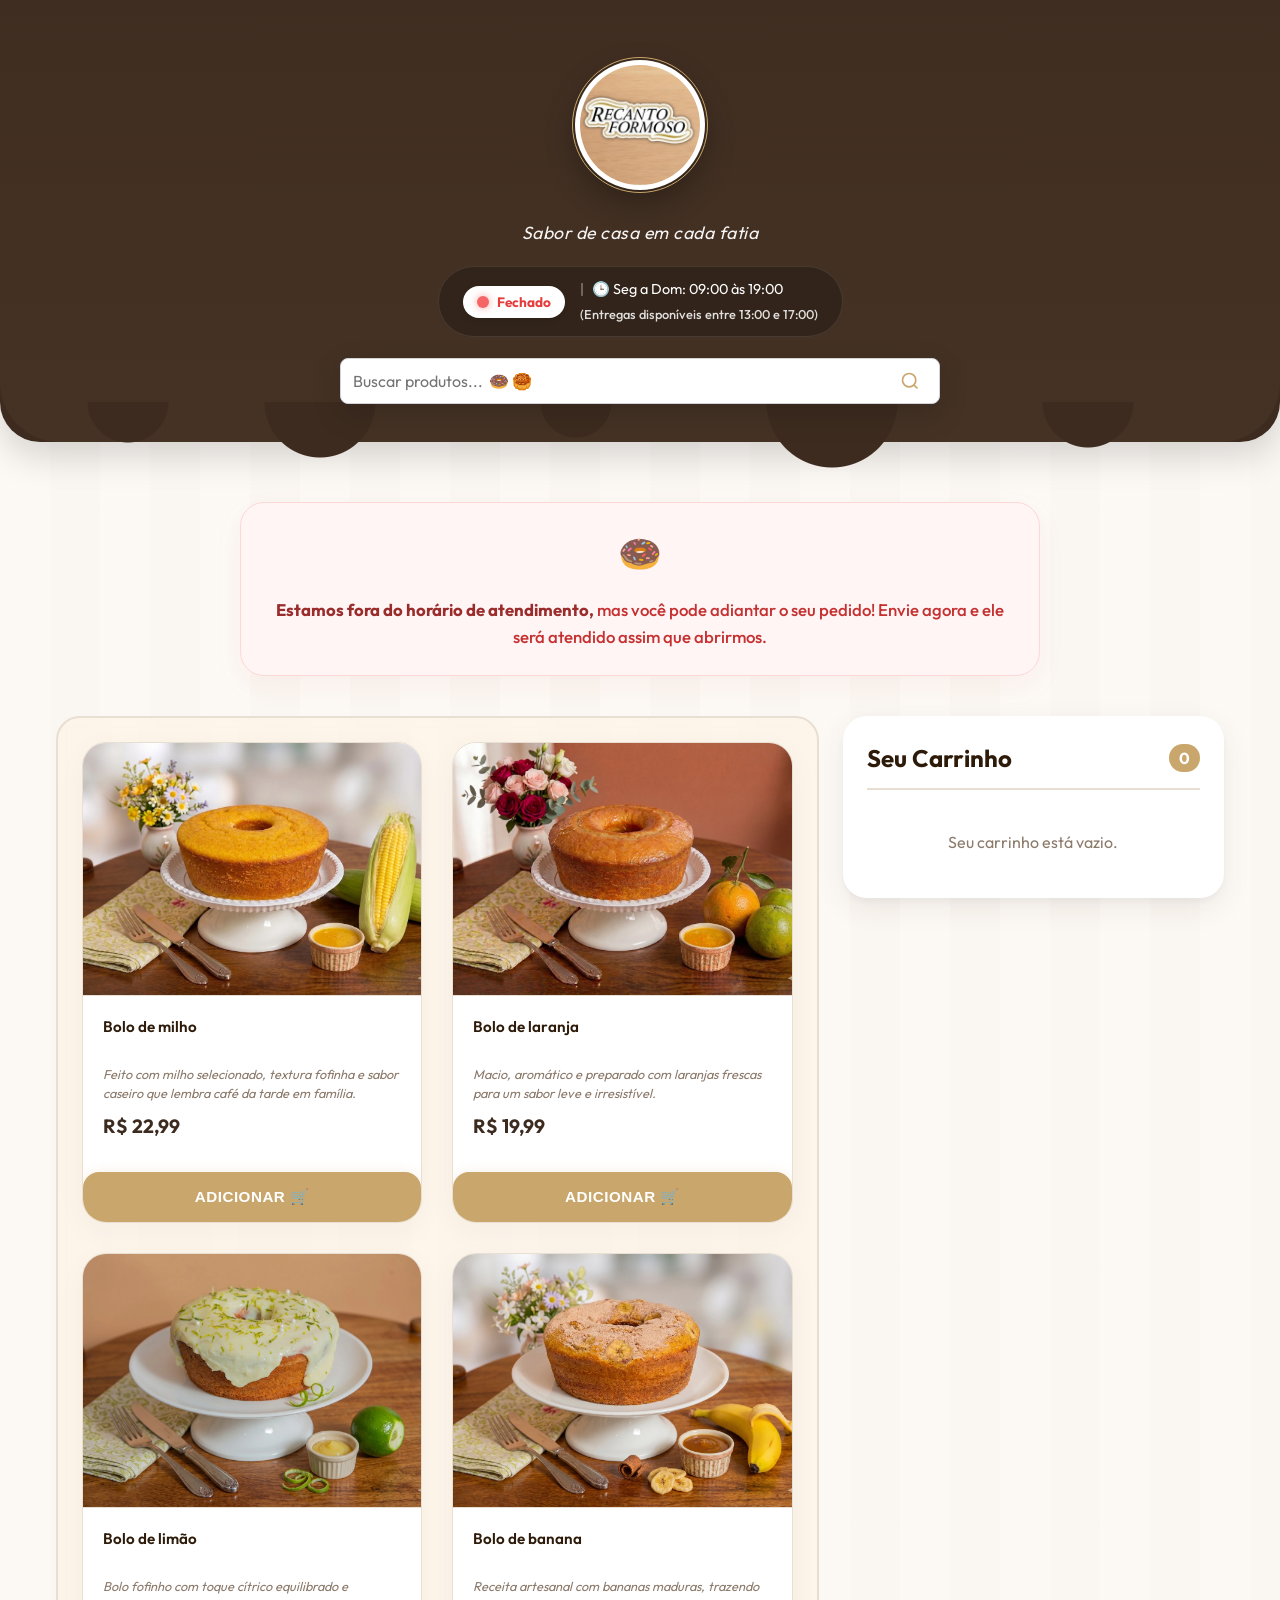
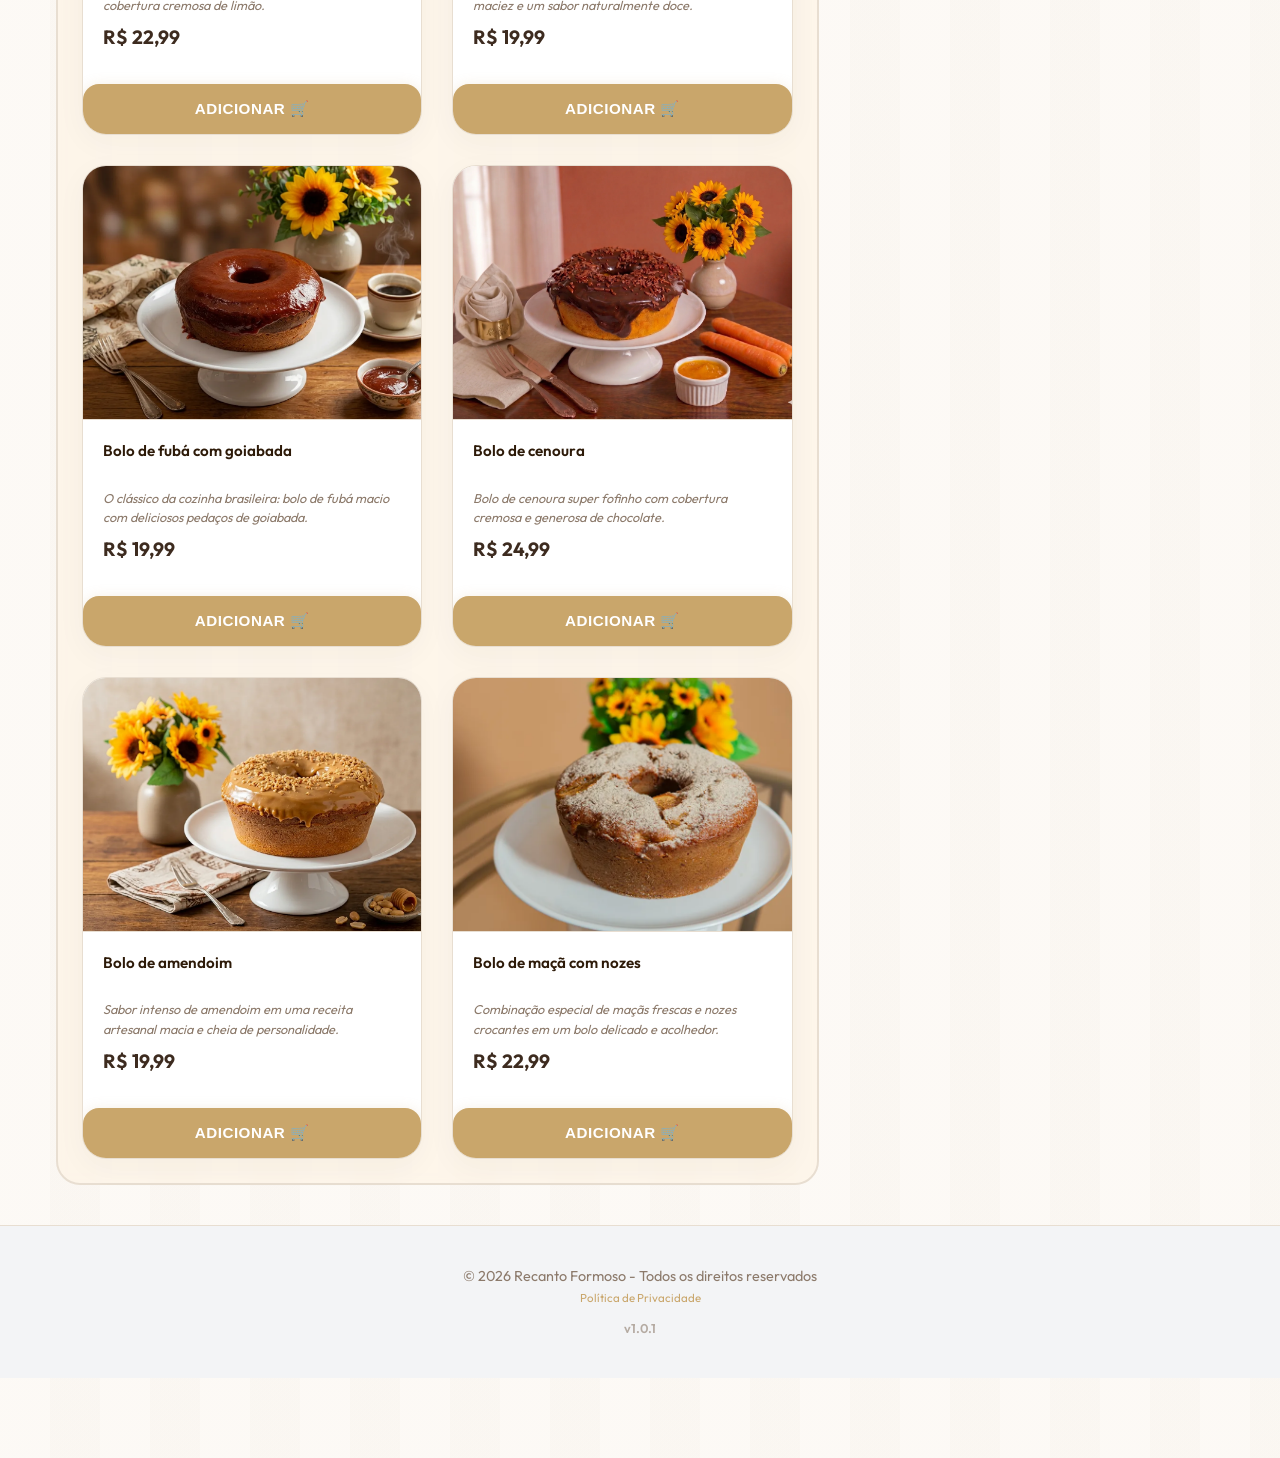
<file: index.html>
<!DOCTYPE html>
<html lang="pt-BR">

<head>
    <meta charset="UTF-8">
    <meta name="viewport" content="width=device-width, initial-scale=1.0">
    <title>Recanto Formoso | Bolos Artesanais e Caseiros com Entrega</title>
    <meta name="description"
        content="Encomende os melhores bolos artesanais e caseiros de Taubaté no Recanto Formoso. Bolos frescos, receitas de família e entrega rápida em Taubaté e região. Peça pelo WhatsApp!">
    <meta name="keywords"
        content="bolos taubaté, bolo caseiro taubaté, entrega de bolos taubaté, recanto formoso, bolos artesanais">
    <link rel="icon" type="image/webp" href="./favicon-96x96.webp" sizes="96x96" />
    <link rel="shortcut icon" href="./favicon.ico" />
    <link rel="apple-touch-icon" sizes="180x180" href="./apple-touch-icon.webp" />
    <meta name="apple-mobile-web-app-title" content="Recanto Formoso" />
    <meta name="mobile-web-app-capable" content="yes">
    <meta name="apple-mobile-web-app-capable" content="yes">
    <meta name="apple-mobile-web-app-status-bar-style" content="black-translucent">
    <meta name="theme-color" content="#4a3728">
    <link rel="canonical" href="https://bolos.recantoformoso.com/" />

    <!-- Open Graph / Facebook -->
    <meta property="og:type" content="website">
    <meta property="og:url" content="https://bolos.recantoformoso.com/">
    <meta property="og:title" content="Recanto Formoso | Bolos Artesanais">
    <meta property="og:description"
        content="Encomende os melhores bolos artesanais e caseiros de Taubaté. Peça pelo nosso aplicativo!">
    <meta property="og:image" content="https://bolos.recantoformoso.com/imgs/logo-recanto-fundo-out.webp">

    <!-- Twitter -->
    <meta property="twitter:card" content="summary_large_image">
    <meta property="twitter:url" content="https://bolos.recantoformoso.com/">
    <meta property="twitter:title" content="Recanto Formoso | Bolos Artesanais">
    <meta property="twitter:description"
        content="Encomende os melhores bolos artesanais e caseiros de Taubaté. Peça pelo nosso aplicativo!">
    <meta property="twitter:image" content="https://bolos.recantoformoso.com/imgs/logo-recanto-fundo-out.webp">

    <link rel="manifest" href="manifest.json" />
    <link rel="stylesheet" href="style.css?v=1.0.1">
    <link rel="preconnect" href="https://fonts.googleapis.com">
    <link rel="preconnect" href="https://fonts.gstatic.com" crossorigin>
    <link href="https://fonts.googleapis.com/css2?family=Outfit:wght@300;400;600;700&display=swap" rel="stylesheet">

    <!-- JSON-LD Structured Data for Local SEO -->
    <script type="application/ld+json">
    {
      "@context": "https://schema.org",
      "@type": "Bakery",
      "name": "Recanto Formoso",
      "image": "imgs/logo-recanto-fundo-out.webp",
      "@id": "https://bolos.recantoformoso.com/",
      "url": "https://bolos.recantoformoso.com/",
      "telephone": "+5512992595613",
      "priceRange": "$",
      "address": {
        "@type": "PostalAddress",
        "streetAddress": "Recanto Formoso",
        "addressLocality": "Taubaté",
        "addressRegion": "SP",
        "addressCountry": "BR"
      },
      "openingHoursSpecification": {
        "@type": "OpeningHoursSpecification",
        "dayOfWeek": [
          "Monday", "Tuesday", "Wednesday", "Thursday", "Friday", "Saturday", "Sunday"
        ],
        "opens": "09:00",
        "closes": "19:00"
      },
      "areaServed": [
        {
          "@type": "City",
          "name": "Taubaté"
        },
        {
          "@type": "City",
          "name": "Tremembé"
        },
        {
          "@type": "City",
          "name": "Pindamonhangaba"
        }
      ]
    }
    </script>
</head>

<body>

    <!-- Header / Banner -->
    <header class="store-header">
        <div class="header-overlay"></div>
        <div class="header-content">
            <img src="imgs/logo.jpeg" alt="Recanto Formoso" class="store-logo">
            <h1 class="store-name hidden">Recanto Formoso</h1>
            <p class="store-subtitle">Sabor de casa em cada fatia</p>
            <div class="store-info">
                <div id="store-status" class="status-badge">
                    <span class="status-dot"></span>
                    <span class="status-text">Fechado</span>
                </div>
                <div class="opening-details">
                    <span class="opening-hours"><span class="hours-sep">|</span> 🕒 Seg a Dom: 09:00 às 19:00</span>
                    <span class="delivery-info">(Entregas disponíveis entre 13:00 e 17:00)</span>
                </div>
            </div>

            <!-- Search Bar -->
            <div class="search-container">
                <input type="text" id="product-search" placeholder="Buscar produtos...  🍩 🥮" onkeyup="filterMenu()">
                <svg class="search-icon" viewBox="0 0 24 24" width="20" height="20" stroke="currentColor"
                    stroke-width="2" fill="none">
                    <circle cx="11" cy="11" r="8"></circle>
                    <line x1="21" y1="21" x2="16.65" y2="16.65"></line>
                </svg>
            </div>
        </div>
    </header>

    <!-- Category Nav Bar -->
    <nav class="category-nav" id="category-nav">
        <!-- Categories will be injected here -->
    </nav>

    <!-- Out of hours banner -->
    <div id="closed-banner" class="closed-banner hidden">
        <div class="banner-content">
            <div class="banner-header-icon">🍩</div>
            <p><strong>Estamos fora do horário de atendimento,</strong> mas você pode adiantar o seu pedido! Envie agora
                e ele será atendido assim que abrirmos.</p>
        </div>
    </div>

    <!-- Main Container -->
    <main class="container">
        <!-- Menu Section -->
        <section class="menu-section" id="menu-section">
            <!-- Categories will be injected here -->
        </section>

        <!-- Cart Section -->
        <section class="cart-section">
            <div class="cart-header">
                <h2>Seu Carrinho</h2>
                <span id="cart-count" class="cart-badge">0</span>
            </div>

            <div id="cart-items" class="cart-items">
                <p class="empty-cart-msg">Seu carrinho está vazio.</p>
            </div>

            <div class="cart-summary hidden" id="cart-summary">
                <div class="cart-row">
                    <span>Subtotal:</span>
                    <span id="subtotal-price">R$ 0,00</span>
                </div>
                <div class="cart-row" id="delivery-fee-row">
                    <span>Taxa de Entrega:</span>
                    <span id="delivery-fee-value">R$ 0,00</span>
                </div>
                <div class="cart-total">
                    <span>Total:</span>
                    <span id="total-price">R$ 0,00</span>
                </div>

                <div class="checkout-form">
                    <h3>Finalizar Pedido</h3>

                    <div class="form-group">
                        <label for="customer-name">Seu Nome</label>
                        <input type="text" id="customer-name" placeholder="Ex: João Silva" required>
                    </div>

                    <div class="form-group">
                        <label>Tipo de Entrega</label>
                        <div class="delivery-options">
                            <label class="radio-label">
                                <input type="radio" name="delivery-type" value="entrega" onchange="toggleAddress()">
                                Entregar em Casa
                            </label>
                            <label class="radio-label">
                                <input type="radio" name="delivery-type" value="retirada" checked
                                    onchange="toggleAddress()">
                                Retirar na Loja
                            </label>
                        </div>
                    </div>

                    <div class="form-group" id="address-group">
                        <label for="customer-address">Endereço de Entrega</label>
                        <input type="text" id="customer-address" placeholder="Rua, Número, Bairro">
                    </div>

                    <div class="form-group">
                        <label for="order-notes">Observações (opcional)</label>
                        <textarea id="order-notes" rows="2"
                            placeholder="Ex: Troco para 50, sem açúcar no suco..."></textarea>
                    </div>

                    <button class="btn-primary" id="btn-checkout" onclick="sendToWhatsApp()">
                        <svg viewBox="0 0 24 24" width="24" height="24" stroke="currentColor" stroke-width="2"
                            fill="none" stroke-linecap="round" stroke-linejoin="round">
                            <path
                                d="M22 16.92v3a2 2 0 0 1-2.18 2 19.79 19.79 0 0 1-8.63-3.07 19.5 19.5 0 0 1-6-6 19.79 19.79 0 0 1-3.07-8.67A2 2 0 0 1 4.11 2h3a2 2 0 0 1 2 1.72 12.84 12.84 0 0 0 .7 2.81 2 2 0 0 1-.45 2.11L8.09 9.91a16 16 0 0 0 6 6l1.27-1.27a2 2 0 0 1 2.11-.45 12.84 12.84 0 0 0 2.81.7A2 2 0 0 1 22 16.92z">
                            </path>
                        </svg>
                        Enviar pedido pelo WhatsApp
                    </button>
                </div>
            </div>
        </section>
    </main>

    <!-- Floating Cart Button for Mobile -->
    <button class="floating-cart" id="floating-cart" onclick="scrollToCart()">
        <div class="floating-cart-content">
            <span class="floating-cart-icon">🛒</span>
            <div class="floating-cart-info">
                <span class="floating-cart-text">Ver Carrinho</span>
                <span class="floating-cart-details">
                    <span id="floating-cart-count">0</span> itens • <span id="floating-cart-total">R$ 0,00</span>
                </span>
            </div>
        </div>
    </button>

    <footer class="main-footer">
        <p>&copy; 2026 Recanto Formoso - Todos os direitos reservados</p>
        <p><a href="privacidade.html" style="color: #c9a66b; text-decoration: none; font-size: 0.8em;">Política de
                Privacidade</a></p>
        <p class="app-version">v<span id="app-version-val">0.0.0</span></p>
    </footer>

    <script src="data.js?v=1.0.1"></script>
    <script src="app.js?v=1.0.1"></script>
</body>

</html>
</file>
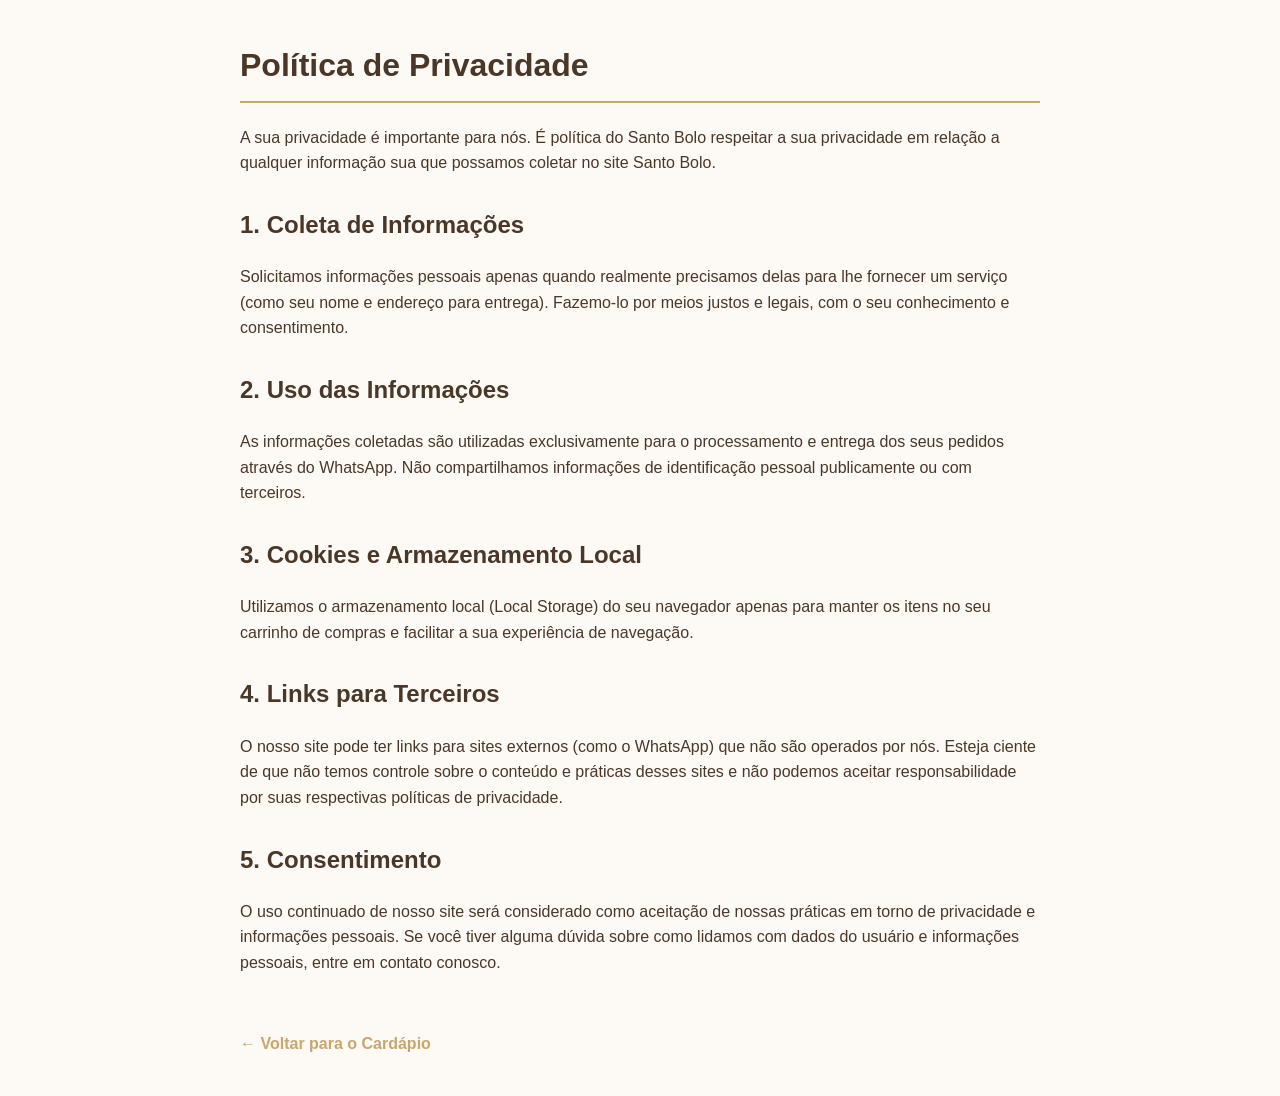
<file: privacidade.html>
<!DOCTYPE html>
<html lang="pt-BR">
<head>
    <meta charset="UTF-8">
    <meta name="viewport" content="width=device-width, initial-scale=1.0">
    <title>Política de Privacidade | Santo Bolo</title>
    <meta name="description" content="Leia a Política de Privacidade do Santo Bolo (Recanto Formoso). Saiba como lidamos com seus dados e garantimos sua segurança ao pedir nossos bolos artesanais em Taubaté.">
    <link rel="canonical" href="https://bolos.recantoformoso.com/privacidade.html" />
    
    <!-- Open Graph -->
    <meta property="og:type" content="website">
    <meta property="og:url" content="https://bolos.recantoformoso.com/privacidade.html">
    <meta property="og:title" content="Política de Privacidade | Santo Bolo">
    <meta property="og:description" content="Saiba como protegemos seus dados no Santo Bolo Taubaté.">
    <meta property="og:image" content="https://bolos.recantoformoso.com/imgs/logo-recanto-fundo-out.png">

    <style>
        body { font-family: 'Outfit', sans-serif; line-height: 1.6; color: #4a3728; max-width: 800px; margin: 40px auto; padding: 0 20px; background-color: #fdfaf6; }
        h1 { color: #4a3728; border-bottom: 2px solid #c9a66b; padding-bottom: 10px; }
        h2 { color: #4a3728; margin-top: 30px; }
        p { margin-bottom: 15px; }
        .back-link { display: inline-block; margin-top: 40px; color: #c9a66b; text-decoration: none; font-weight: bold; }
    </style>
</head>
<body>
    <h1>Política de Privacidade</h1>
    <p>A sua privacidade é importante para nós. É política do Santo Bolo respeitar a sua privacidade em relação a qualquer informação sua que possamos coletar no site Santo Bolo.</p>
    
    <h2>1. Coleta de Informações</h2>
    <p>Solicitamos informações pessoais apenas quando realmente precisamos delas para lhe fornecer um serviço (como seu nome e endereço para entrega). Fazemo-lo por meios justos e legais, com o seu conhecimento e consentimento.</p>
    
    <h2>2. Uso das Informações</h2>
    <p>As informações coletadas são utilizadas exclusivamente para o processamento e entrega dos seus pedidos através do WhatsApp. Não compartilhamos informações de identificação pessoal publicamente ou com terceiros.</p>
    
    <h2>3. Cookies e Armazenamento Local</h2>
    <p>Utilizamos o armazenamento local (Local Storage) do seu navegador apenas para manter os itens no seu carrinho de compras e facilitar a sua experiência de navegação.</p>
    
    <h2>4. Links para Terceiros</h2>
    <p>O nosso site pode ter links para sites externos (como o WhatsApp) que não são operados por nós. Esteja ciente de que não temos controle sobre o conteúdo e práticas desses sites e não podemos aceitar responsabilidade por suas respectivas políticas de privacidade.</p>
    
    <h2>5. Consentimento</h2>
    <p>O uso continuado de nosso site será considerado como aceitação de nossas práticas em torno de privacidade e informações pessoais. Se você tiver alguma dúvida sobre como lidamos com dados do usuário e informações pessoais, entre em contato conosco.</p>

    <a href="index.html" class="back-link">← Voltar para o Cardápio</a>
</body>
</html>
</file>
<file: style.css>
:root {
    --primary: #3d2b1f;
    /* Marrom Chocolate Intenso */
    --primary-light: #4a3728;
    --accent: #c9a66b;
    /* Dourado Logo */
    --accent-light: #dfc18d;
    --bg-color: #faf7f2;
    /* Creme suave */
    --card-bg: #ffffff;
    --text-main: #2d1a08;
    --text-muted: #8c7a6b;
    --success: #27ae60;
    --danger: #e74c3c;
    --border: #e8ded1;
    --shadow: 0 10px 30px rgba(61, 43, 31, 0.08), 0 4px 8px rgba(61, 43, 31, 0.04);
    --border-radius: 24px;
}

/* Simulação de textura de madeira */
.wood-texture {
    background-color: #fdfaf6;
    background-image:
        repeating-linear-gradient(90deg, transparent, transparent 50px, rgba(210, 193, 174, 0.1) 50px, rgba(210, 193, 174, 0.1) 100px),
        linear-gradient(rgba(255, 255, 255, 0.5), rgba(255, 255, 255, 0.5));
}

* {
    margin: 0;
    padding: 0;
    box-sizing: border-box;
}

body {
    font-family: 'Outfit', sans-serif;
    background-color: var(--bg-color);
    background-image:
        repeating-linear-gradient(90deg, transparent, transparent 50px, rgba(210, 193, 174, 0.05) 50px, rgba(210, 193, 174, 0.05) 100px),
        linear-gradient(rgba(253, 250, 246, 0.8), rgba(253, 250, 246, 0.8));
    color: var(--text-main);
    line-height: 1.5;
    padding-bottom: 80px;
    /* space for mobile floating cart */
}

/* Header */
.store-header {
    position: relative;
    background: #4a3728;
    padding: 60px 20px 120px 20px;
    text-align: center;
    color: white;
    border-bottom-left-radius: 60px;
    border-bottom-right-radius: 60px;
    box-shadow: 0 15px 35px rgba(0, 0, 0, 0.2);
    margin-bottom: 80px;
    overflow: visible;
}

/* Efeito Chocolate Pingando Mais Orgânico */
.store-header::after {
    content: "";
    position: absolute;
    bottom: -40px;
    left: 0;
    width: 100%;
    height: 80px;
    background-image:
        radial-gradient(circle at 10% 0%, var(--primary) 40px, transparent 41px),
        radial-gradient(circle at 25% 0%, var(--primary) 55px, transparent 56px),
        radial-gradient(circle at 45% 0%, var(--primary) 35px, transparent 36px),
        radial-gradient(circle at 65% 0%, var(--primary) 65px, transparent 66px),
        radial-gradient(circle at 85% 0%, var(--primary) 45px, transparent 46px);
    background-size: 100% 100%;
    z-index: 1;
}

.header-content {
    position: relative;
    z-index: 2;
    max-width: 800px;
    margin: 0 auto;
}

.store-logo {
    width: 130px;
    height: 130px;
    aspect-ratio: 1 / 1;
    object-fit: cover;
    border-radius: 50%;
    border: 5px solid rgba(255, 255, 255, 0.2);
    margin-bottom: 24px;
    background: white;
    box-shadow: 0 12px 30px rgba(0, 0, 0, 0.3);
    transition: all 0.4s cubic-bezier(0.175, 0.885, 0.32, 1.275);
    outline: 1px solid var(--accent);
    outline-offset: 2px;
}

.store-logo:hover {
    transform: scale(1.08) rotate(5deg);
}

.store-name {
    font-size: 2.5rem;
    font-weight: 700;
    margin-bottom: 8px;
    text-shadow: 1px 1px 3px rgba(0, 0, 0, 0.2);
}

.store-subtitle {
    font-size: 1.1rem;
    font-weight: 400;
    opacity: 0.95;
    margin-bottom: 20px;
    letter-spacing: 0.5px;
    font-style: italic;
}

.store-header {
    position: relative;
    background: var(--primary);
    padding: 60px 20px 80px 20px;
    text-align: center;
    color: white;
    border-bottom-left-radius: 40px;
    border-bottom-right-radius: 40px;
    box-shadow: 0 15px 35px rgba(0, 0, 0, 0.15);
    margin-bottom: 60px;
    overflow: visible;
}

.header-overlay {
    position: absolute;
    top: 0;
    left: 0;
    width: 100%;
    height: 100%;
    background: linear-gradient(180deg, rgba(74, 55, 40, 0.2) 0%, rgba(74, 55, 40, 0.6) 100%);
    border-bottom-left-radius: 60px;
    border-bottom-right-radius: 60px;
    pointer-events: none;
}

.store-info {
    display: inline-flex;
    flex-direction: column;
    align-items: center;
    justify-content: center;
    gap: 8px;
    background: rgba(0, 0, 0, 0.25);
    padding: 12px 24px;
    border-radius: 20px;
    backdrop-filter: blur(12px);
    border: 1px solid rgba(255, 255, 255, 0.1);
    font-size: 0.9rem;
    margin-bottom: 25px;
}

.opening-details {
    display: flex;
    flex-direction: column;
    align-items: center;
    gap: 4px;
}

.hours-sep {
    display: none;
}

.delivery-info {
    display: block;
    font-size: 0.8rem;
    opacity: 0.85;
    font-weight: 500;
}

@media (min-width: 600px) {
    .store-info {
        flex-direction: row;
        border-radius: 100px;
        gap: 15px;
    }

    .opening-details {
        flex-direction: column;
        align-items: flex-start;
        text-align: left;
    }

    .hours-sep {
        display: inline;
        margin-right: 5px;
        opacity: 0.5;
    }
}

/* Search Container repositioned to float at the bottom center of header */
.search-container {
    position: absolute;
    bottom: -42px;
    left: 50%;
    transform: translateX(-50%);
    width: 92%;
    max-width: 600px;
    z-index: 10;
}

.search-container input {
    width: 100%;
    padding: 20px 60px 20px 32px; /* Taller field for better pill shape */
    border-radius: 999px;
    border: 2px solid var(--bg-color); /* Subtle border for definition */
    background: white;
    box-shadow: 0 10px 30px rgba(0, 0, 0, 0.15);
    font-size: 1rem;
    color: var(--text-main);
    outline: none;
    transition: all 0.3s ease;
}

.search-container input:focus {
    box-shadow: 0 10px 35px rgba(201, 166, 107, 0.3);
    transform: translateY(-2px);
    border-color: var(--accent);
}

.search-icon {
    position: absolute;
    right: 20px;
    top: 50%;
    transform: translateY(-50%);
    color: var(--accent);
}

.hidden {
    display: none !important;
}

/* Container Layout */
.container {
    max-width: 1200px;
    margin: 20px auto;
    padding: 0 16px;
    display: grid;
    grid-template-columns: 1fr;
    gap: 24px;
}

@media (min-width: 768px) {
    .container {
        grid-template-columns: 2fr 1fr;
        align-items: start;
    }
}

/* Menu Section */
.menu-section {
    background: rgba(254, 244, 229, 0.7);
    padding: 24px;
    border-radius: var(--border-radius);
    border: 2px solid var(--border);
    backdrop-filter: blur(5px);
}

.category-block {
    margin-bottom: 32px;
}

.category-title {
    font-size: 1.8rem;
    font-weight: 700;
    margin-bottom: 24px;
    color: var(--primary);
    display: flex;
    align-items: center;
    gap: 12px;
}

.category-title::after {
    content: "";
    flex: 1;
    height: 2px;
    background: linear-gradient(90deg, var(--accent) 0%, transparent 100%);
}

.product-grid {
    display: grid;
    grid-template-columns: 1fr;
    /* Default mobile is 1 col for impact */
    gap: 20px;
}

@media (min-width: 480px) {
    .product-grid {
        grid-template-columns: repeat(2, 1fr);
        gap: 16px;
    }
}

@media (min-width: 992px) {
    .product-grid {
        grid-template-columns: repeat(auto-fill, minmax(280px, 1fr));
        gap: 30px;
    }
}

.product-card {
    background: var(--card-bg);
    border-radius: var(--border-radius);
    padding: 0;
    box-shadow: 0 8px 30px rgba(61, 43, 31, 0.04);
    display: flex;
    flex-direction: column;
    border: 1px solid var(--border);
    transition: all 0.5s cubic-bezier(0.23, 1, 0.32, 1);
    height: 100%;
    overflow: hidden;
}

.product-card:hover {
    transform: translateY(-10px);
    box-shadow: 0 20px 45px rgba(61, 43, 31, 0.15);
    border-color: var(--accent);
}

.product-image {
    width: 100%;
    aspect-ratio: 4/3;
    object-fit: cover;
    background: #fff;
    border-bottom: 1px solid var(--border);
    transition: transform 0.5s ease;
}

.product-card:hover .product-image {
    transform: scale(1.1);
}

.product-info {
    padding: 20px;
    flex: 1;
    display: flex;
    flex-direction: column;
}

.product-name {
    font-size: 0.95rem;
    font-weight: 600;
    margin-bottom: 4px;
    display: -webkit-box;
    -webkit-line-clamp: 2;
    -webkit-box-orient: vertical;
    overflow: hidden;
    height: 2.8rem;
}

.product-unit {
    font-size: 0.8rem;
    color: var(--text-muted);
    margin-bottom: 8px;
    font-style: italic;
}

.product-price {
    font-weight: 700;
    color: var(--primary);
    font-size: 1.2rem;
    margin-bottom: 12px;
    display: flex;
    justify-content: space-between;
}

.btn-add {
    background: var(--accent);
    color: white;
    border: none;
    padding: 16px;
    border-radius: 16px;
    font-weight: 700;
    font-size: 0.95rem;
    cursor: pointer;
    width: 100%;
    display: flex;
    align-items: center;
    justify-content: center;
    gap: 10px;
    text-transform: uppercase;
    letter-spacing: 0.5px;
    transition: all 0.3s;
    box-shadow: 0 4px 15px rgba(201, 166, 107, 0.3);
}

.btn-add:hover {
    background: var(--primary);
    transform: translateY(-2px);
}

.btn-add:active {
    transform: scale(0.95);
}

.qty-selector {
    display: flex;
    align-items: center;
    justify-content: space-between;
    background: #f8f9fa;
    padding: 8px;
    border-radius: 16px;
    border: 1px solid var(--border);
}

.btn-qty-card {
    width: 44px;
    height: 44px;
    border-radius: 12px;
    border: none;
    background: white;
    color: var(--primary);
    font-weight: 700;
    font-size: 1.2rem;
    cursor: pointer;
    box-shadow: 0 2px 5px rgba(0, 0, 0, 0.05);
    display: flex;
    align-items: center;
    justify-content: center;
    transition: all 0.2s;
}

.btn-qty-card:active {
    background: var(--border);
}

.card-qty-value {
    font-weight: 800;
    font-size: 1.2rem;
    color: var(--primary);
}

/* Cart Section */
.cart-section {
    background: var(--card-bg);
    border-radius: var(--border-radius);
    padding: 24px;
    box-shadow: var(--shadow);
    position: sticky;
    top: 20px;
}

.cart-header {
    display: flex;
    justify-content: space-between;
    align-items: center;
    margin-bottom: 20px;
    border-bottom: 2px solid var(--border);
    padding-bottom: 12px;
}

.cart-badge {
    background: var(--accent);
    color: white;
    padding: 2px 10px;
    border-radius: 20px;
    font-weight: bold;
}

.empty-cart-msg {
    color: var(--text-muted);
    text-align: center;
    padding: 20px 0;
}

.cart-item {
    display: flex;
    justify-content: space-between;
    align-items: center;
    padding: 12px 0;
    border-bottom: 1px solid #f3f4f6;
}

.cart-item-info {
    flex: 1;
}

.cart-item-name {
    font-weight: 600;
    font-size: 0.95rem;
}

.cart-item-price {
    color: var(--text-muted);
    font-size: 0.9rem;
}

.cart-controls {
    display: flex;
    align-items: center;
    gap: 8px;
}

.btn-qty {
    background: #f3f4f6;
    border: none;
    width: 28px;
    height: 28px;
    border-radius: 6px;
    font-weight: bold;
    cursor: pointer;
    color: var(--text-main);
}

.btn-qty:hover {
    background: #e5e7eb;
}

.cart-qty {
    font-weight: 600;
    min-width: 20px;
    text-align: center;
}

/* Checkout Form */
.cart-row {
    display: flex;
    justify-content: space-between;
    margin-bottom: 8px;
    font-size: 0.95rem;
    color: var(--text-muted);
}

.cart-total {
    display: flex;
    justify-content: space-between;
    font-size: 1.3rem;
    font-weight: 700;
    margin: 15px 0 20px 0;
    padding-top: 15px;
    border-top: 2px dashed #e5e7eb;
}

.checkout-form h3 {
    margin-bottom: 16px;
}

.form-group {
    margin-bottom: 16px;
}

.form-group label {
    display: block;
    margin-bottom: 6px;
    font-weight: 600;
    font-size: 0.95rem;
}

input[type="text"],
textarea {
    width: 100%;
    padding: 12px;
    border: 1px solid #d1d5db;
    border-radius: 8px;
    font-family: inherit;
    font-size: 1rem;
    outline: none;
    transition: border-color 0.2s;
}

input[type="text"]:focus,
textarea:focus {
    border-color: var(--accent);
}

.delivery-options {
    display: flex;
    gap: 16px;
}

.radio-label {
    display: flex;
    align-items: center;
    gap: 6px;
    cursor: pointer;
    font-size: 0.95rem;
}

.status-badge {
    padding: 6px 14px;
    border-radius: 50px;
    font-size: 0.85rem;
    font-weight: 700;
    display: flex;
    align-items: center;
    gap: 8px;
    background: white;
    box-shadow: 0 4px 10px rgba(0, 0, 0, 0.1);
}

.status-dot {
    width: 12px;
    height: 12px;
    border-radius: 50%;
}

.status-badge.closed .status-text {
    color: #e53e3e;
}

.status-badge.closed .status-dot {
    background: #f56565;
    box-shadow: 0 0 8px rgba(245, 101, 101, 0.6);
}

.status-badge.open .status-text {
    color: #38a169;
}

.status-badge.open .status-dot {
    background: #48bb78;
    box-shadow: 0 0 8px rgba(72, 187, 120, 0.6);
}

.btn-primary {
    background: var(--success);
    color: white;
    border: none;
    width: 100%;
    padding: 14px;
    border-radius: 8px;
    font-size: 1.1rem;
    font-weight: 700;
    cursor: pointer;
    display: flex;
    justify-content: center;
    align-items: center;
    gap: 10px;
    transition: background 0.2s;
    font-family: inherit;
    margin-top: 20px;
}

.btn-primary:hover {
    background: #15803d;
}

.btn-primary:disabled {
    background: #9ca3af;
    cursor: not-allowed;
}

/* Mobile Floating Cart Button */
.floating-cart {
    position: fixed;
    bottom: 30px;
    left: 20px;
    right: 20px;
    background: #3d2b1f;
    /* Darker brown bar */
    color: #dfc18d;
    /* Gold text */
    border: none;
    padding: 16px 24px;
    border-radius: 20px;
    font-family: inherit;
    box-shadow: 0 15px 40px rgba(0, 0, 0, 0.4);
    z-index: 100;
    display: none;
    cursor: pointer;
    transition: all 0.3s cubic-bezier(0.23, 1, 0.32, 1);
    border: 1px solid rgba(255, 255, 255, 0.05);
}

.floating-cart:active {
    transform: scale(0.95);
}

.floating-cart-content {
    display: flex;
    align-items: center;
    gap: 15px;
    text-align: left;
}

.floating-cart-icon {
    font-size: 1.5rem;
    background: rgba(197, 157, 51, 0.15);
    width: 45px;
    height: 45px;
    display: flex;
    align-items: center;
    justify-content: center;
    border-radius: 12px;
    color: var(--accent);
}

.floating-cart-info {
    display: flex;
    flex-direction: column;
}

.floating-cart-text {
    font-size: 0.95rem;
    font-weight: 700;
    text-transform: uppercase;
    letter-spacing: 1px;
    color: white;
}

.floating-cart-details {
    font-size: 1.1rem;
    font-weight: 800;
    color: var(--accent);
}

@media (max-width: 767px) {
    .floating-cart {
        display: block;
    }
}

/* Footer */
.main-footer {
    text-align: center;
    padding: 40px 20px;
    background: #f3f4f6;
    color: var(--text-muted);
    font-size: 0.9rem;
    border-top: 1px solid var(--border);
    margin-top: 40px;
}

.app-version {
    margin-top: 10px;
    opacity: 0.6;
    font-size: 0.8rem;
    font-weight: 600;
}



/* Category Nav */
.category-nav {
    display: flex;
    overflow-x: auto;
    padding: 15px 20px;
    background: rgba(255, 255, 255, 0.85);
    backdrop-filter: blur(20px);
    border-bottom: 1px solid rgba(0, 0, 0, 0.05);
    gap: 25px;
    scrollbar-width: none;
    -ms-overflow-style: none;
    justify-content: center;
    position: sticky;
    top: 0;
    z-index: 40;
    box-shadow: 0 4px 20px rgba(0, 0, 0, 0.03);
}

.category-nav::-webkit-scrollbar {
    display: none;
}

.nav-item {
    white-space: nowrap;
    text-decoration: none;
    color: var(--text-main);
    font-weight: 500;
    font-size: 0.95rem;
    transition: all 0.2s;
    cursor: pointer;
    border-bottom: 2px solid transparent;
    padding-bottom: 4px;
}

.nav-item:hover {
    color: var(--accent);
}

.nav-item.active {
    color: var(--primary);
    font-weight: 700;
    border-bottom-color: var(--primary);
}

.nav-item.bold {
    font-weight: 800;
    text-transform: uppercase;
    color: var(--text-main);
}

@media (max-width: 767px) {
    .category-nav {
        justify-content: flex-start;
        padding: 12px 16px;
        gap: 20px;
    }
}

/* Closed Banner */
.closed-banner {
    background: #fff5f5;
    color: #c53030;
    margin: 0 auto 40px auto;
    max-width: 800px;
    border-radius: 24px;
    border: 1px solid #fed7d7;
    box-shadow: 0 10px 30px rgba(197, 48, 48, 0.05);
    animation: slideDown 0.6s cubic-bezier(0.175, 0.885, 0.32, 1.275);
    width: calc(100% - 32px);
}

.banner-content {
    display: flex;
    flex-direction: column;
    align-items: center;
    justify-content: center;
    gap: 12px;
    padding: 24px 30px;
    text-align: center;
}

.banner-header-icon {
    font-size: 2.2rem;
    margin-bottom: 5px;
}

.banner-content p {
    margin: 0;
    font-size: 1.05rem;
    line-height: 1.6;
    font-weight: 500;
    color: #c53030;
}

.banner-content strong {
    color: #9b2c2c;
    font-weight: 700;
}

@keyframes slideDown {
    from {
        transform: translateY(-20px);
        opacity: 0;
    }

    to {
        transform: translateY(0);
        opacity: 1;
    }
}

.hidden {
    display: none !important;
}

/* No Results */
.no-results {
    text-align: center;
    padding: 60px 20px;
    background: white;
    border-radius: var(--border-radius);
    border: 1px dashed var(--border);
}

.no-results p {
    font-size: 1.1rem;
    color: var(--text-muted);
    margin-bottom: 20px;
}

.btn-secondary {
    background: #f3f4f6;
    color: var(--text-main);
    border: 1px solid var(--border);
    padding: 10px 20px;
    border-radius: 8px;
    font-weight: 600;
    cursor: pointer;
    transition: all 0.2s;
}

.btn-secondary:hover {
    background: #e5e7eb;
}

/* Animations */
@keyframes pulse-animation {
    0% {
        transform: scale(1);
    }

    50% {
        transform: scale(1.05);
    }

    100% {
        transform: scale(1);
    }
}

.pulse {
    animation: pulse-animation 0.3s ease-in-out;
}
</file>
